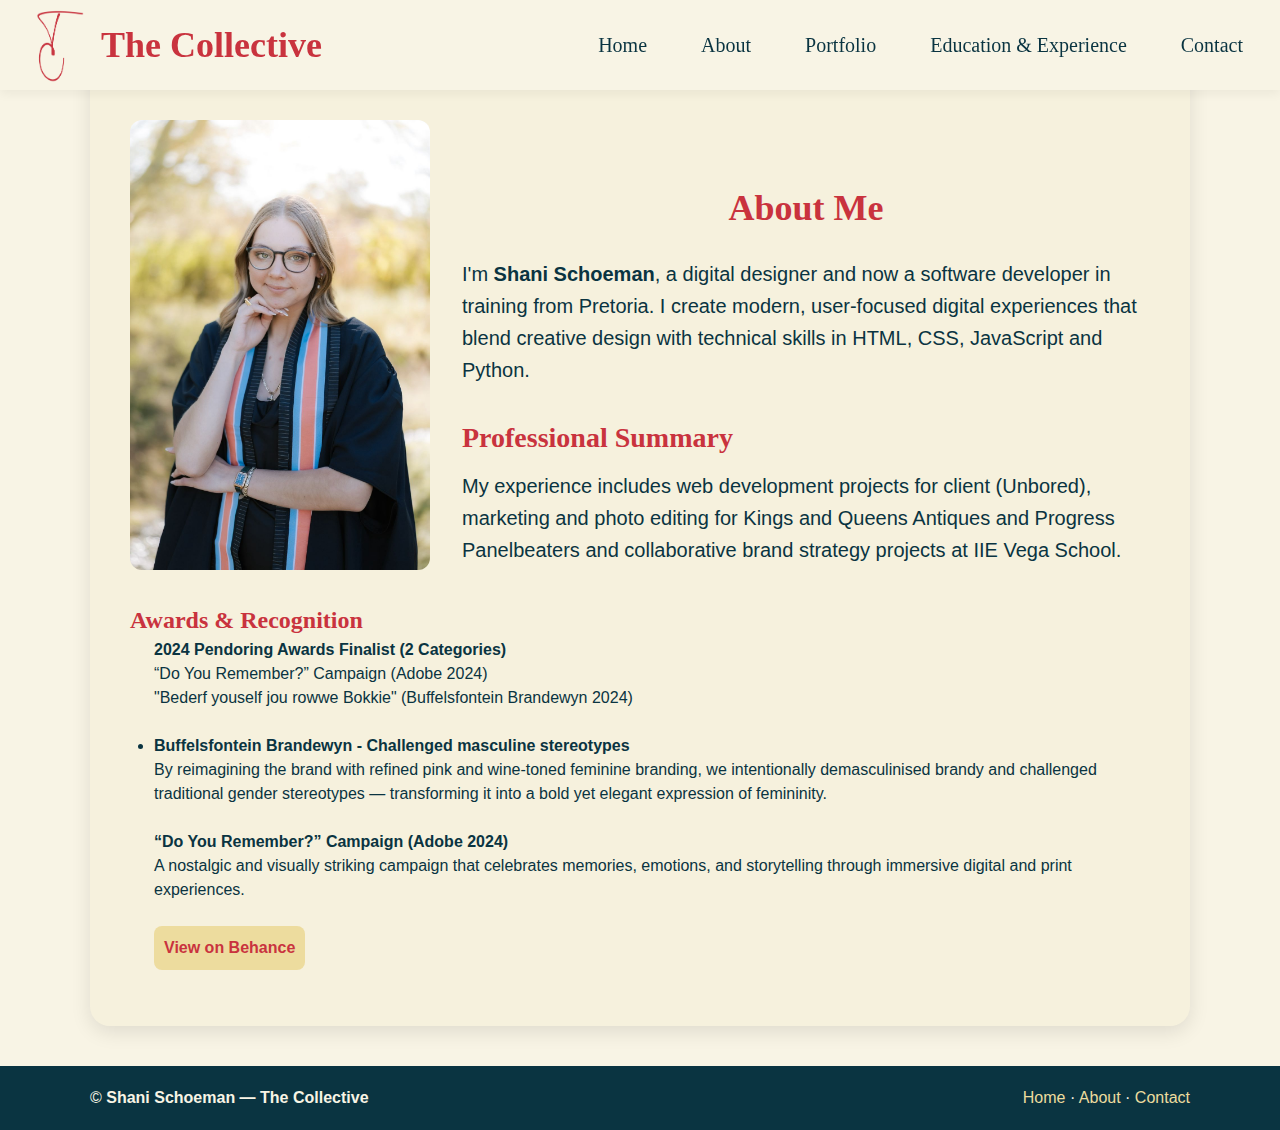
<file: about.html>
<!doctype html>
<html lang="en">
<head>
  <meta charset="utf-8" />
  <meta name="viewport" content="width=device-width,initial-scale=1" />
  <title>About — Shani Schoeman</title>
  <link rel="stylesheet" href="style.css">
  <link rel="icon" type="image/x-icon" href="Images/Asset 24.png">

</head>
<body>
  <header class="site-header">
    <div class="brand">
      <img class="site-logo" src="Images/Logo.png" alt="The Collective Logo">
      <div class="site-title">The Collective</div>
    </div>

    <nav class="navbar" aria-label="Main navigation">
      <ul>
        <li><a class="nav-link" href="index.html">Home</a></li>
        <li><a class="nav-link active" href="about.html">About</a></li>
        <li><a class="nav-link" href="portfolio.html">Portfolio</a></li>
        <li><a class="nav-link" href="education.html">Education & Experience</a></li>
        <li><a class="nav-link" href="contact.html">Contact</a></li>
      </ul>
    </nav>
  </header>

<main>
  <div class="about-container">
    <section class="about-hero">
      <div class="about-hero-top">
        <img src="Images/Shani.jpeg" alt="Portrait of Shani Schoeman" class="about-photo">
        <div class="about-text">
          <h1>About Me</h1>
          <p>
            I'm <strong>Shani Schoeman</strong>, a digital designer and now a software developer in training from Pretoria.
            I create modern, user-focused digital experiences that blend creative design with technical skills in HTML, CSS, JavaScript and Python.
          </p>

          <h3>Professional Summary</h3>
          <p>
            My experience includes web development projects for client (Unbored), 
            marketing and photo editing for Kings and Queens Antiques and Progress Panelbeaters
            and collaborative brand strategy projects at IIE Vega School.
          </p>
        </div>
      </div>

      <div class="about-hero-bottom">


        <div class="summary-section">

          <h2>Awards & Recognition</h2>
          <ul>
             <p><strong>2024 Pendoring Awards Finalist (2 Categories)</strong><br></p>
              <p>“Do You Remember?” Campaign (Adobe 2024)</p>
              <p>"Bederf youself jou rowwe Bokkie" (Buffelsfontein Brandewyn 2024)</p>
              <br>
            <li>
              <p><strong>Buffelsfontein Brandewyn - Challenged masculine stereotypes</strong> </p>
              <p>By reimagining the brand with refined pink and wine-toned feminine branding, we intentionally demasculinised brandy and challenged traditional gender stereotypes — transforming it into a bold yet elegant expression of femininity.</p>
            </li>
            <br>
<p><strong>“Do You Remember?” Campaign (Adobe 2024)</strong></p>

<p>
  A nostalgic and visually striking campaign that celebrates memories, emotions, and storytelling through immersive digital and print experiences.
</p>
<br>
<a href="https://www.behance.net/shanischoeman"
   target="_blank"
   class="card-link">
   View on Behance
</a>
</li>
          </ul>
        </div>
      </div>
    </section>
  </div>
</main>


<footer class="site-footer">
  <div class="footer-content">
    <div class="footer-left">
      <p>&copy; <strong>Shani Schoeman — The Collective</strong></p>
    </div>

    <div class="footer-right sitemap">
      <a href="index.html">Home</a> ·
      <a href="about.html">About</a> ·
      <a href="contact.html">Contact</a>
    </div>
  </div>
</footer>

</body>
</html>
</file>
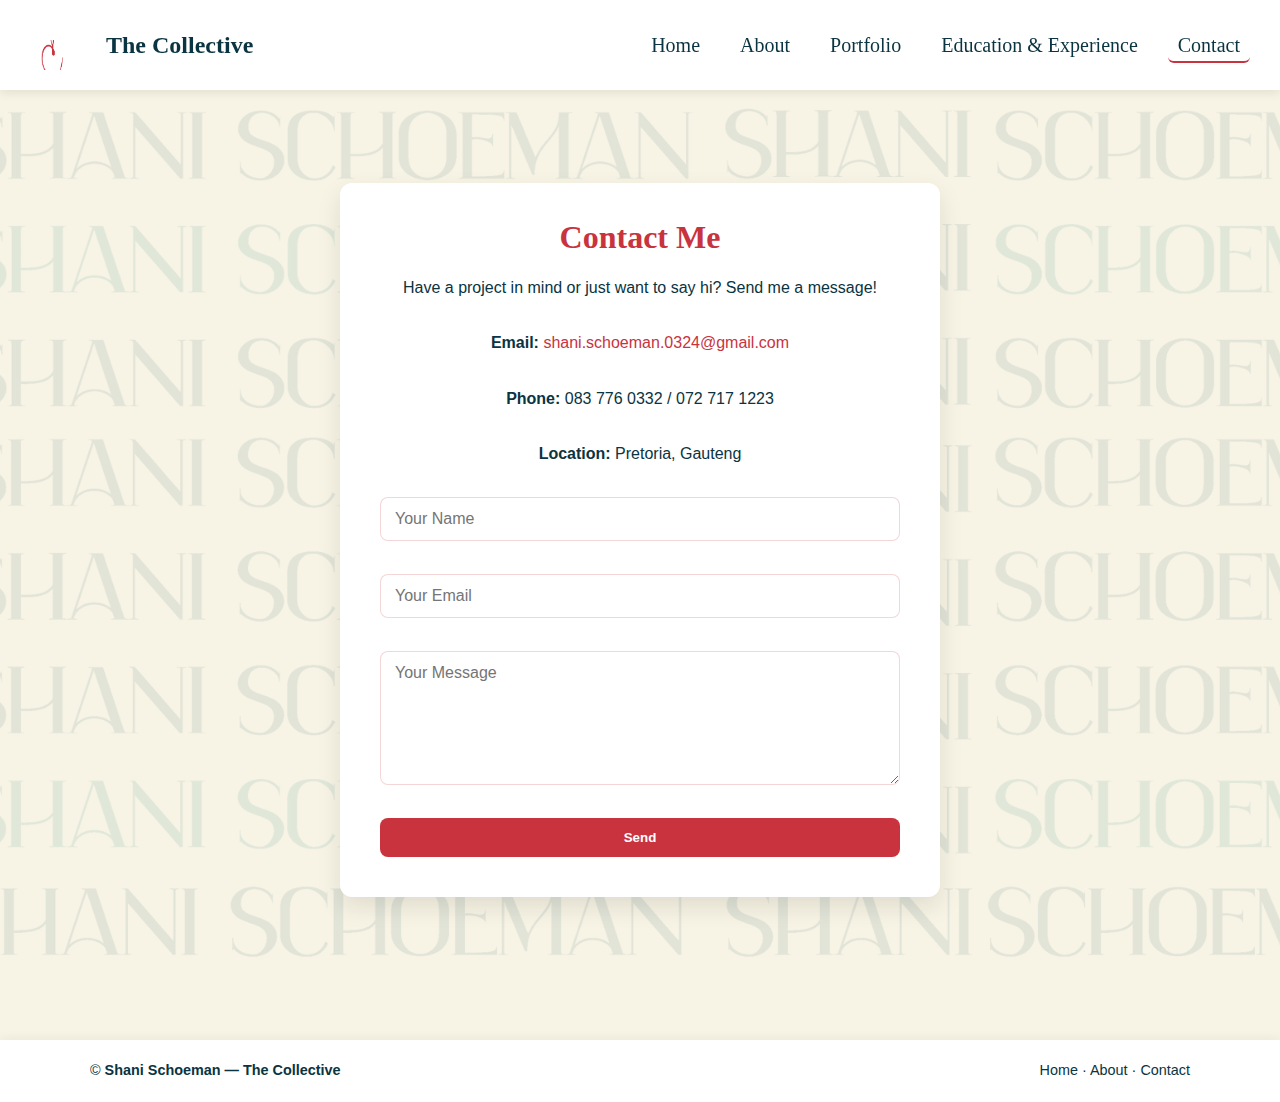
<file: contact.html>
<!doctype html>
<html lang="en">
<head>
  <meta charset="utf-8" />
  <meta name="viewport" content="width=device-width,initial-scale=1">
  <title>Contact — Shani Schoeman</title>
  <link rel="stylesheet" href="style.css">
  <link rel="icon" type="image/x-icon" href="Images/Asset 24.png">
  <style>
    /* --- General Page Styling --- */
    body {
      margin: 0;
      font-family: "Franklin Gothic Book", Arial, sans-serif;
      background-color: #F8F4E5;
      color: #0A3441;
    }
    a { color: #C9333E; text-decoration: none; }
    a:hover { text-decoration: underline; }

    /* --- Header --- */
    .site-header {
      display: flex;
      justify-content: space-between;
      align-items: center;
      padding: 15px 30px;
      background-color: #fff;
      box-shadow: 0 2px 10px rgba(0,0,0,0.1);
      position: sticky;
      top: 0;
      z-index: 100;
    }
    .site-logo { width: 50px; height: 50px; object-fit: cover; }
    .site-title { font-size: 1.5rem; font-weight: bold; margin-left: 10px; color: #0A3441; }

    .navbar ul {
      display: flex;
      list-style: none;
      margin: 0;
      padding: 0;
      gap: 20px;
    }
    .nav-link { padding: 5px 10px; }
    .nav-link.active { border-bottom: 2px solid #C9333E; }

    /* --- Main Section --- */
    .contact-new-design {
      display: flex;
      justify-content: center;
      align-items: center;
      min-height: 100vh;
      padding: 50px 20px;
      background: linear-gradient(rgba(248,244,229,0.9), rgba(248,244,229,0.9)), url('Images/Name.png');
      background-size: cover;
      background-position: center;
      position: relative;
    }

    .contact-form-wrapper {
      background: #fff;
      padding: 40px;
      max-width: 600px;
      width: 100%;
      border-radius: 12px;
      box-shadow: 0 10px 25px rgba(0,0,0,0.1);
      text-align: center;
    }

    .contact-form-wrapper h1 {
      margin-bottom: 15px;
      color: #C9333E;
      font-size: 2rem;
    }
    .contact-form-wrapper p {
      margin-bottom: 30px;
      color: #0A3441;
      font-size: 1rem;
    }

    .contact-info-center {
      margin-bottom: 30px;
      font-size: 0.95rem;
      line-height: 1.6;
    }

    /* --- Form --- */
    form {
      display: flex;
      flex-direction: column;
      gap: 15px;
    }

    input, textarea {
      padding: 12px 15px;
      border: 1px solid #ccc;
      border-radius: 8px;
      font-size: 1rem;
      width: 100%;
      transition: 0.3s;
    }

    input:focus, textarea:focus {
      outline: none;
      border-color: #C9333E;
      box-shadow: 0 0 5px rgba(201, 51, 62, 0.3);
    }

    .btn-submit {
      padding: 12px;
      background-color: #C9333E;
      color: #fff;
      font-weight: bold;
      border: none;
      border-radius: 8px;
      cursor: pointer;
      transition: 0.3s;
    }
    .btn-submit:hover {
      background-color: #A22A2E;
    }

    /* --- Footer --- */
    .site-footer {
      background-color: #fff;
      padding: 20px 30px;
      box-shadow: 0 -2px 10px rgba(0,0,0,0.05);
      margin-top: 50px;
    }
    .footer-content {
      display: flex;
      justify-content: space-between;
      flex-wrap: wrap;
      font-size: 0.9rem;
      color: #0A3441;
    }
    .footer-right a { color: #0A3441; }
    .footer-right a:hover { color: #C9333E; }

    /* --- Responsive --- */
    @media screen and (max-width: 768px) {
      .contact-form-wrapper { padding: 30px 20px; }
      .navbar ul { flex-direction: column; gap: 10px; }
    }
  </style>
</head>
<body>
  <header class="site-header">
    <div class="brand">
      <img class="site-logo" src="Images/Logo.png" alt="The Collective Logo">
      <div class="site-title">The Collective</div>
    </div>
    <nav class="navbar" aria-label="Main navigation">
      <ul>
        <li><a class="nav-link" href="index.html">Home</a></li>
        <li><a class="nav-link" href="about.html">About</a></li>
        <li><a class="nav-link" href="portfolio.html">Portfolio</a></li>
        <li><a class="nav-link" href="education.html">Education & Experience</a></li>
        <li><a class="nav-link active" href="contact.html">Contact</a></li>
      </ul>
    </nav>
  </header>

  <main class="contact-new-design">
    <div class="contact-form-wrapper">
      <h1>Contact Me</h1>
      <p>Have a project in mind or just want to say hi? Send me a message!</p>

      <div class="contact-info-center">
        <p><strong>Email:</strong> <a href="mailto:shani.schoeman.0324@gmail.com">shani.schoeman.0324@gmail.com</a></p>
        <p><strong>Phone:</strong> 083 776 0332 / 072 717 1223</p>
        <p><strong>Location:</strong> Pretoria, Gauteng</p>
      </div>

      <form id="contactForm" action="#" method="post" novalidate>
        <input type="text" name="name" placeholder="Your Name" required>
        <input type="email" name="email" placeholder="Your Email" required>
        <textarea name="message" rows="6" placeholder="Your Message" required></textarea>
        <button type="submit" class="btn-submit">Send</button>
      </form>
    </div>
  </main>

  <footer class="site-footer">
    <div class="footer-content">
      <div class="footer-left">
        <p>&copy; <strong>Shani Schoeman — The Collective</strong></p>
      </div>
      <div class="footer-right sitemap">
        <a href="index.html">Home</a> ·
        <a href="about.html">About</a> ·
        <a href="contact.html">Contact</a>
      </div>
    </div>
  </footer>
</body>
</html>
</file>
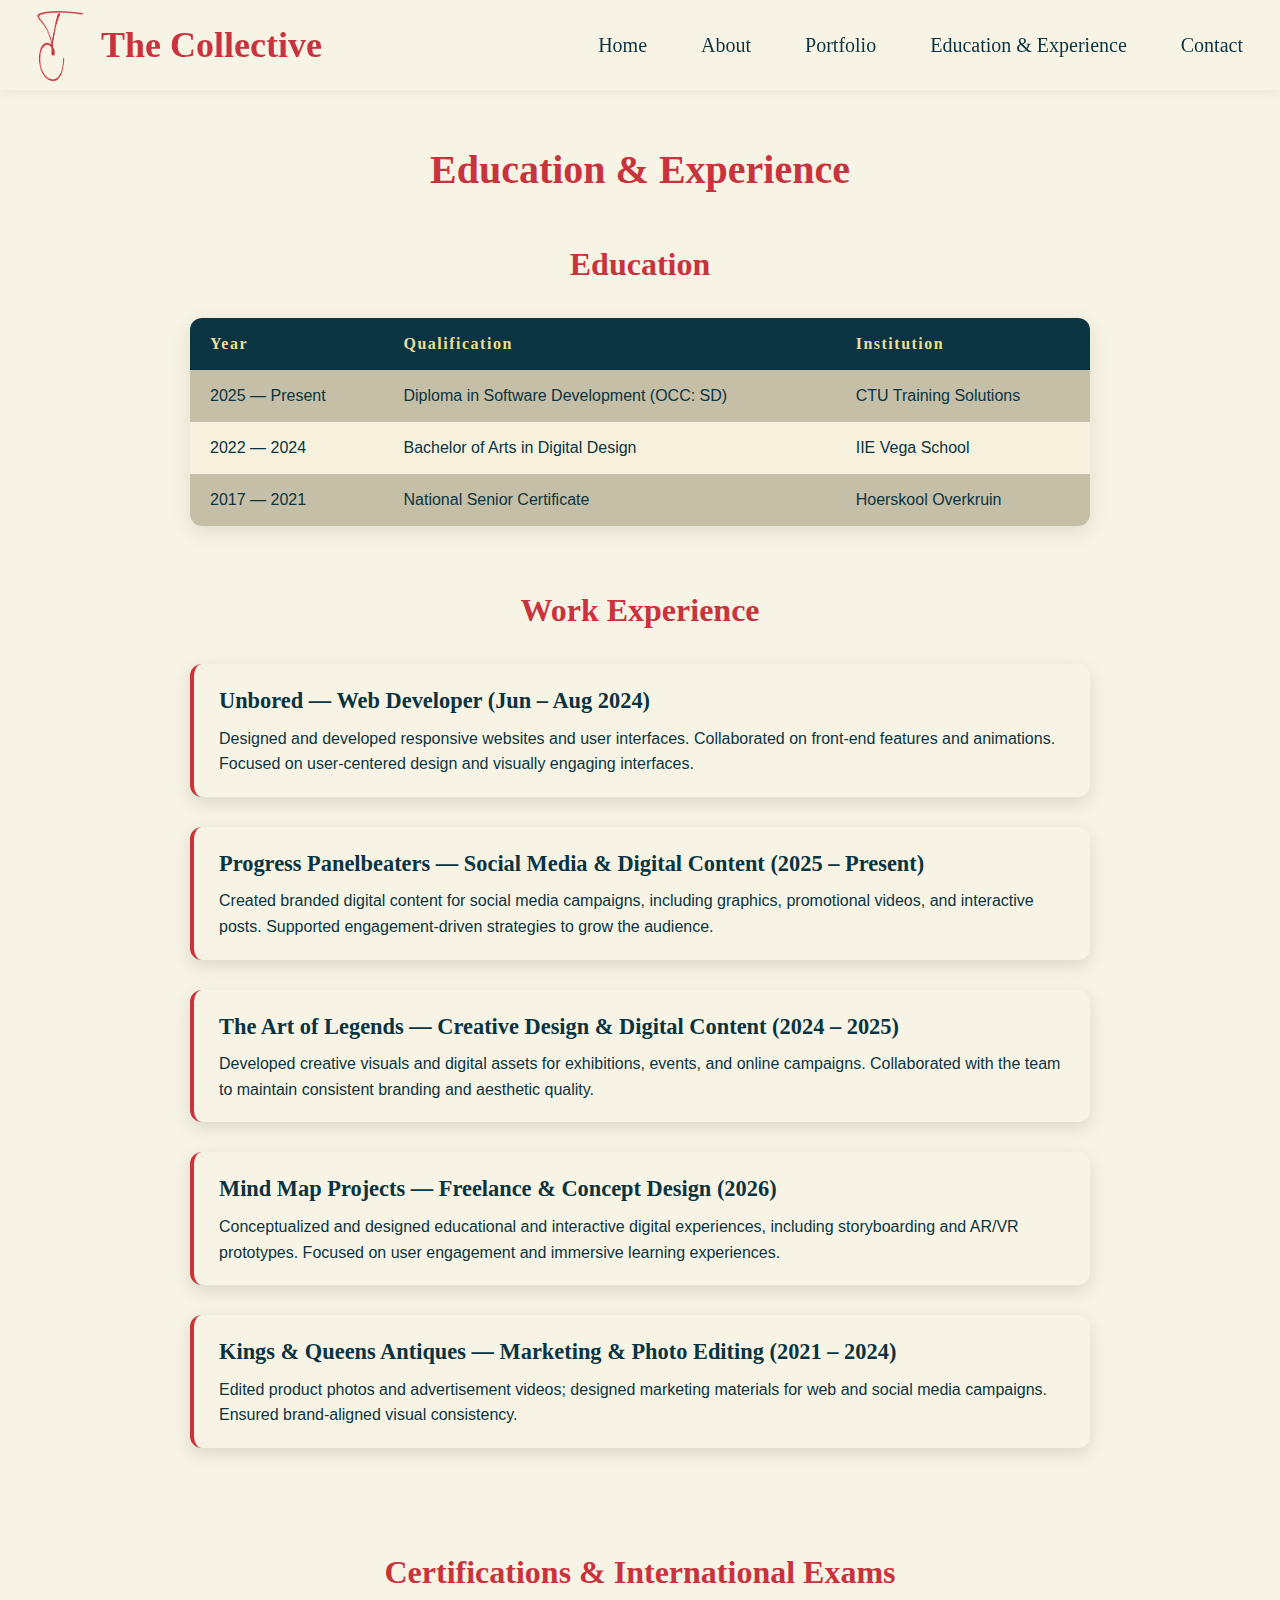
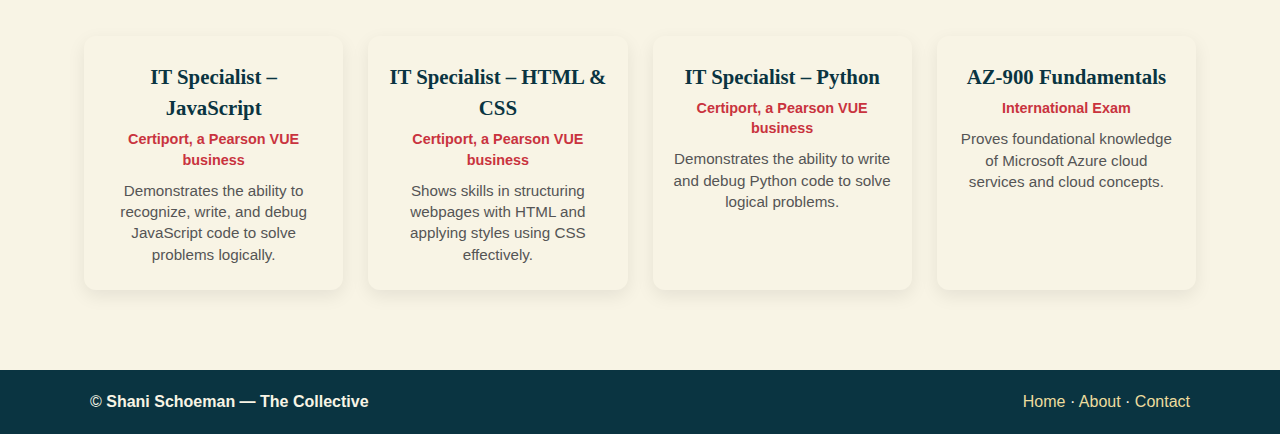
<file: education.html>
<!doctype html>
<html lang="en">
<head>
  <meta charset="utf-8" />
  <meta name="viewport" content="width=device-width,initial-scale=1" />
  <title>Education & Experience — Shani Schoeman</title>
  <link rel="stylesheet" href="style.css">
  <link rel="icon" type="image/x-icon" href="Images/Asset 24.png">

</head>
<body>
  <header class="site-header">
    <div class="brand">
      <img class="site-logo" src="Images/Logo.png" alt="The Collective Logo">
      <div class="site-title">The Collective</div>
    </div>

    <nav class="navbar" aria-label="Main navigation">
      <ul>
        <li><a class="nav-link" href="index.html">Home</a></li>
        <li><a class="nav-link" href="about.html">About</a></li>
        <li><a class="nav-link" href="portfolio.html">Portfolio</a></li>
        <li><a class="nav-link" href="education.html">Education & Experience</a></li>
        <li><a class="nav-link" href="contact.html">Contact</a></li>
      </ul>
    </nav>
  </header>

  <main class="container">
    <h1>Education & Experience</h1>
    <section class="education">
      <h2>Education</h2>
      <table class="education-table">
        <thead>
          <tr>
            <th>Year</th>
            <th>Qualification</th>
            <th>Institution</th>
          </tr>
        </thead>
        <tbody>
          <tr>
            <td>2025 — Present</td>
            <td>Diploma in Software Development (OCC: SD)</td>
            <td>CTU Training Solutions</td>
          </tr>
          <tr>
            <td>2022 — 2024</td>
            <td>Bachelor of Arts in Digital Design</td>
            <td>IIE Vega School</td>
          </tr>
          <tr>
            <td>2017 — 2021</td>
            <td>National Senior Certificate</td>
            <td>Hoerskool Overkruin</td>
          </tr>
        </tbody>
      </table>
    </section>

  <section class="experience">
  <h2>Work Experience</h2>
  <ul class="timeline">
    <!-- Unbored -->
    <li>
      <h3>Unbored — Web Developer (Jun – Aug 2024)</h3>
      <p>Designed and developed responsive websites and user interfaces. Collaborated on front-end features and animations. Focused on user-centered design and visually engaging interfaces.</p>
    </li>

    <!-- Progress Panelbeaters -->
    <li>
      <h3>Progress Panelbeaters — Social Media & Digital Content (2025 – Present)</h3>
      <p>Created branded digital content for social media campaigns, including graphics, promotional videos, and interactive posts. Supported engagement-driven strategies to grow the audience.</p>
    </li>

    <!-- The Art of Legends -->
    <li>
      <h3>The Art of Legends — Creative Design & Digital Content (2024 – 2025)</h3>
      <p>Developed creative visuals and digital assets for exhibitions, events, and online campaigns. Collaborated with the team to maintain consistent branding and aesthetic quality.</p>
    </li>

    <!-- Mind Map / Freelance projects -->
    <li>
      <h3>Mind Map Projects — Freelance & Concept Design (2026)</h3>
      <p>Conceptualized and designed educational and interactive digital experiences, including storyboarding and AR/VR prototypes. Focused on user engagement and immersive learning experiences.</p>
    </li>

        <!-- Kings & Queens Antiques -->
    <li>
      <h3>Kings &amp; Queens Antiques — Marketing & Photo Editing (2021 – 2024)</h3>
      <p>Edited product photos and advertisement videos; designed marketing materials for web and social media campaigns. Ensured brand-aligned visual consistency.</p>
    </li>

  </ul>
</section>
<section class="certifications">
  <h2>Certifications & International Exams</h2>
  <div class="certification-cards">
    <div class="cert-card">
      <h3>IT Specialist – JavaScript</h3>
      <p class="issuer">Certiport, a Pearson VUE business</p>
      <p>Demonstrates the ability to recognize, write, and debug JavaScript code to solve problems logically.</p>
    </div>
    <div class="cert-card">
      <h3>IT Specialist – HTML & CSS</h3>
      <p class="issuer">Certiport, a Pearson VUE business</p>
      <p>Shows skills in structuring webpages with HTML and applying styles using CSS effectively.</p>
    </div>
    <div class="cert-card">
      <h3>IT Specialist – Python</h3>
      <p class="issuer">Certiport, a Pearson VUE business</p>
      <p>Demonstrates the ability to write and debug Python code to solve logical problems.</p>
    </div>
    <div class="cert-card">
      <h3>AZ-900 Fundamentals</h3>
      <p class="issuer">International Exam</p>
      <p>Proves foundational knowledge of Microsoft Azure cloud services and cloud concepts.</p>
    </div>
  </div>
</section>
  </main>


<footer class="site-footer">
  <div class="footer-content">
    <div class="footer-left">
      <p>&copy; <strong>Shani Schoeman — The Collective</strong></p>
    </div>

    <div class="footer-right sitemap">
      <a href="index.html">Home</a> ·
      <a href="about.html">About</a> ·
      <a href="contact.html">Contact</a>
    </div>
  </div>
</footer>
</body>
</html>
</file>
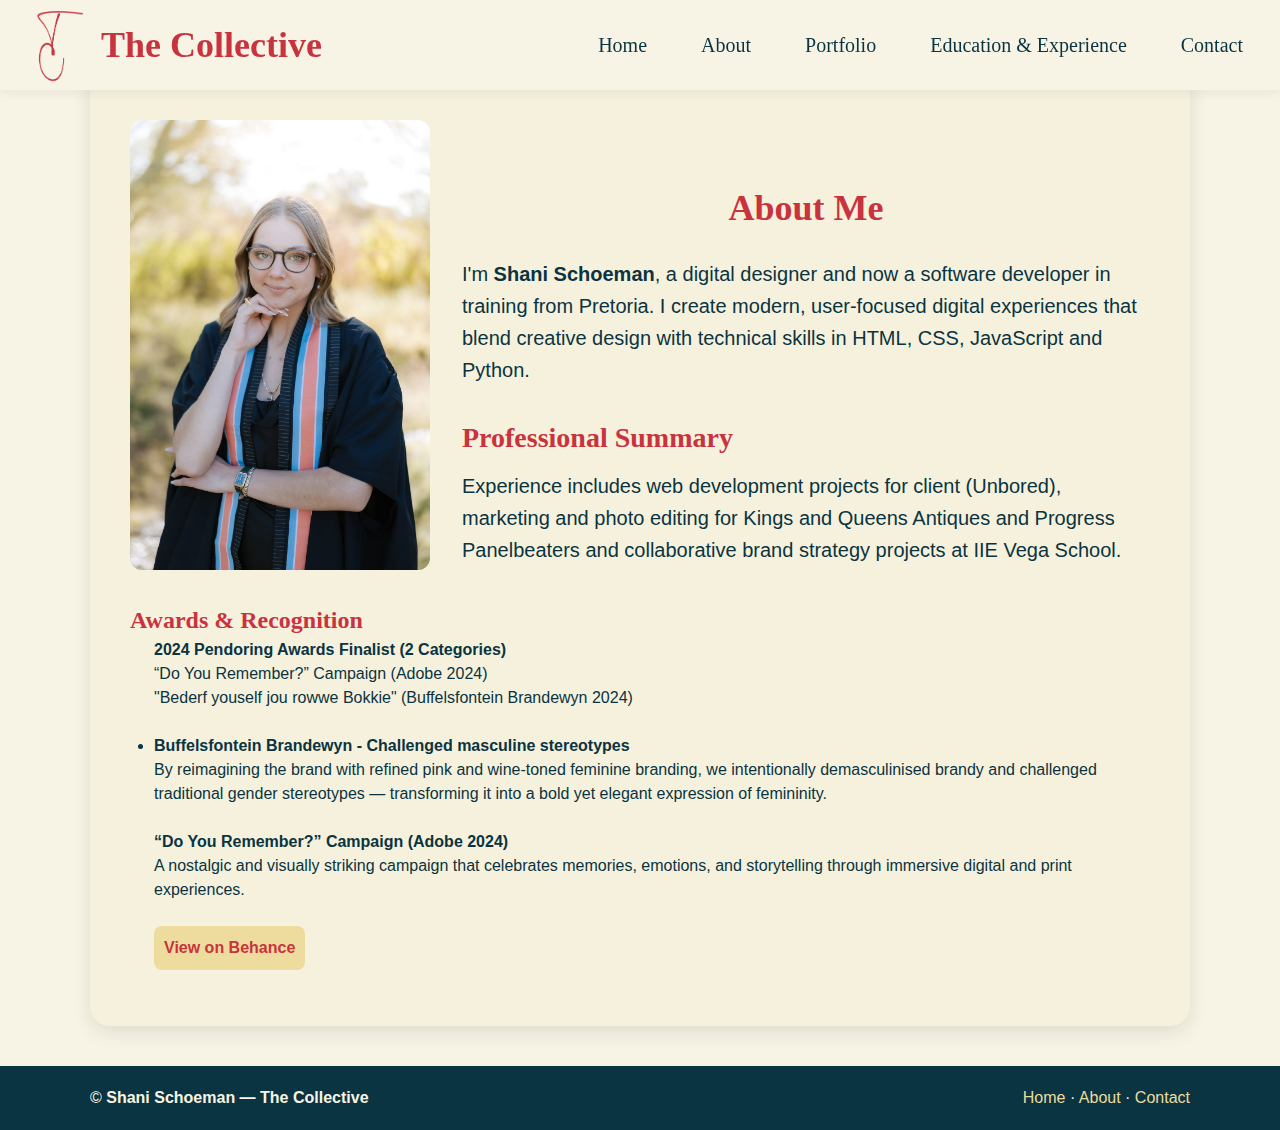
<file: Personal-Portfolio-main/about.html>
<!doctype html>
<html lang="en">
<head>
  <meta charset="utf-8" />
  <meta name="viewport" content="width=device-width,initial-scale=1" />
  <title>About — Shani Schoeman</title>
  <link rel="stylesheet" href="style.css">
  <link rel="icon" type="image/x-icon" href="Images/Asset 24.png">

</head>
<body>
  <header class="site-header">
    <div class="brand">
      <img class="site-logo" src="Images/Logo.png" alt="The Collective Logo">
      <div class="site-title">The Collective</div>
    </div>

    <nav class="navbar" aria-label="Main navigation">
      <ul>
        <li><a class="nav-link" href="index.html">Home</a></li>
        <li><a class="nav-link active" href="about.html">About</a></li>
        <li><a class="nav-link" href="portfolio.html">Portfolio</a></li>
        <li><a class="nav-link" href="education.html">Education & Experience</a></li>
        <li><a class="nav-link" href="contact.html">Contact</a></li>
      </ul>
    </nav>
  </header>

<main>
  <div class="about-container">
    <section class="about-hero">
      <div class="about-hero-top">
        <img src="Images/Shani.jpeg" alt="Portrait of Shani Schoeman" class="about-photo">
        <div class="about-text">
          <h1>About Me</h1>
          <p>
            I'm <strong>Shani Schoeman</strong>, a digital designer and now a software developer in training from Pretoria.
            I create modern, user-focused digital experiences that blend creative design with technical skills in HTML, CSS, JavaScript and Python.
          </p>

          <h3>Professional Summary</h3>
          <p>
            Experience includes web development projects for client (Unbored), 
            marketing and photo editing for Kings and Queens Antiques and Progress Panelbeaters
            and collaborative brand strategy projects at IIE Vega School.
          </p>
        </div>
      </div>

      <div class="about-hero-bottom">


        <div class="summary-section">

          <h2>Awards & Recognition</h2>
          <ul>
             <p><strong>2024 Pendoring Awards Finalist (2 Categories)</strong><br></p>
              <p>“Do You Remember?” Campaign (Adobe 2024)</p>
              <p>"Bederf youself jou rowwe Bokkie" (Buffelsfontein Brandewyn 2024)</p>
              <br>
            <li>
              <p><strong>Buffelsfontein Brandewyn - Challenged masculine stereotypes</strong> </p>
              <p>By reimagining the brand with refined pink and wine-toned feminine branding, we intentionally demasculinised brandy and challenged traditional gender stereotypes — transforming it into a bold yet elegant expression of femininity.</p>
            </li>
            <br>
<p><strong>“Do You Remember?” Campaign (Adobe 2024)</strong></p>

<p>
  A nostalgic and visually striking campaign that celebrates memories, emotions, and storytelling through immersive digital and print experiences.
</p>
<br>
<a href="https://www.behance.net/shanischoeman"
   target="_blank"
   class="card-link">
   View on Behance
</a>
</li>
          </ul>
        </div>
      </div>
    </section>
  </div>
</main>


<footer class="site-footer">
  <div class="footer-content">
    <div class="footer-left">
      <p>&copy; <strong>Shani Schoeman — The Collective</strong></p>
    </div>

    <div class="footer-right sitemap">
      <a href="index.html">Home</a> ·
      <a href="about.html">About</a> ·
      <a href="contact.html">Contact</a>
    </div>
  </div>
</footer>

</body>
</html>
</file>
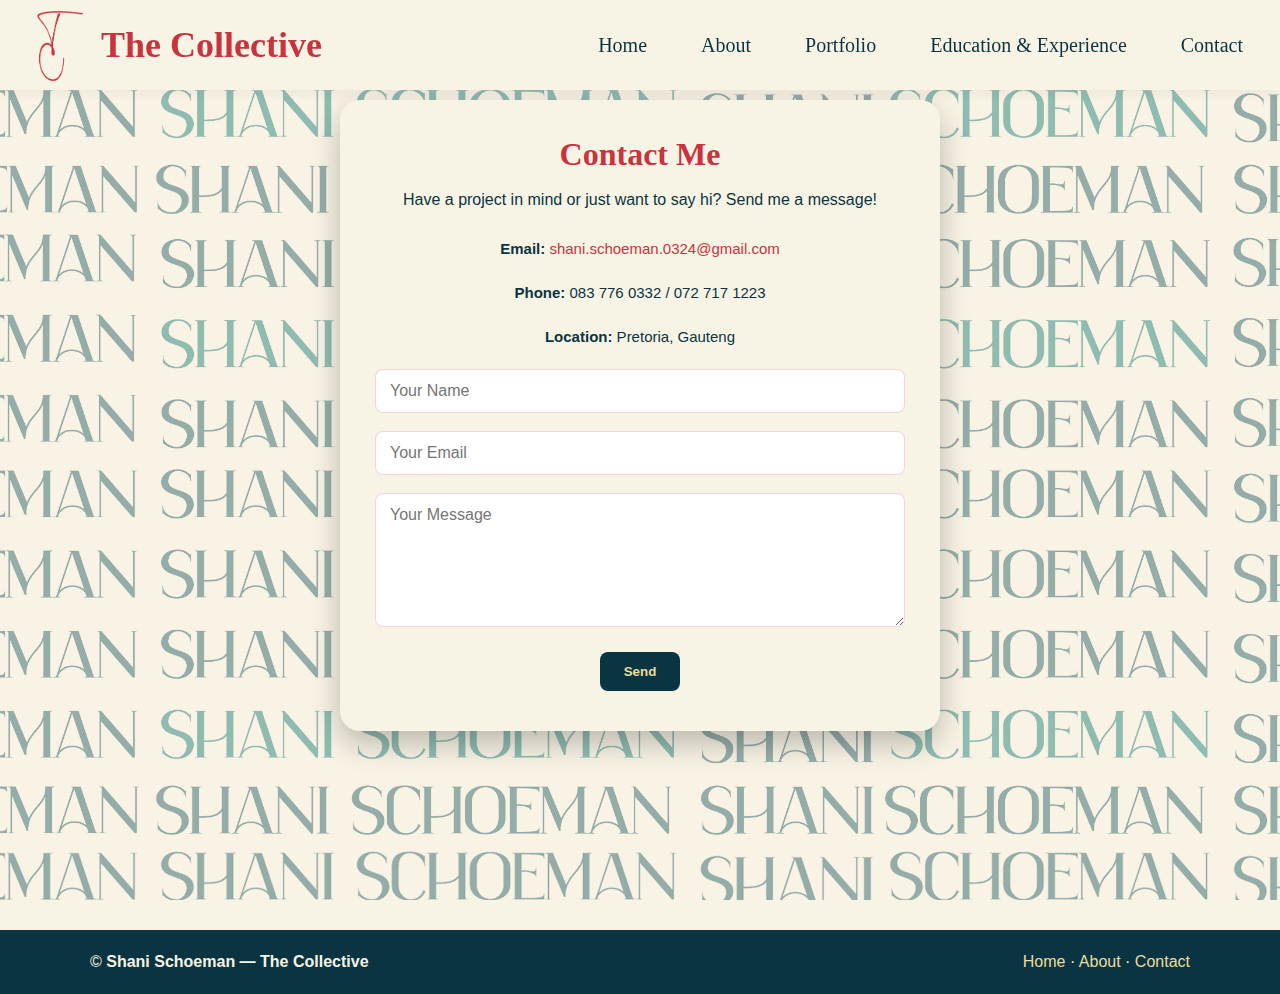
<file: Personal-Portfolio-main/contact.html>
<!doctype html>
<html lang="en">
<head>
  <meta charset="utf-8" />
  <meta name="viewport" content="width=device-width,initial-scale=1">
  <title>Contact — Shani Schoeman</title>
  <link rel="stylesheet" href="style.css">
  <link rel="icon" type="image/x-icon" href="Images/Asset 24.png">
</head>
<body>
  <header class="site-header">
    <div class="brand">
      <img class="site-logo" src="Images/Logo.png" alt="The Collective Logo">
      <div class="site-title">The Collective</div>
    </div>

    <nav class="navbar" aria-label="Main navigation">
      <ul>
        <li><a class="nav-link" href="index.html">Home</a></li>
        <li><a class="nav-link" href="about.html">About</a></li>
        <li><a class="nav-link" href="portfolio.html">Portfolio</a></li>
        <li><a class="nav-link" href="education.html">Education & Experience</a></li>
        <li><a class="nav-link active" href="contact.html">Contact</a></li>
      </ul>
    </nav>
  </header>

  <main class="contact-new-design">
    <!-- Background -->
    <div class="contact-bg"></div>
    <div class="overlay"></div>

    <!-- Form Wrapper -->
    <div class="contact-form-wrapper">

      <h1>Contact Me</h1>
      <p>Have a project in mind or just want to say hi? Send me a message!</p>

      <div class="contact-info-center">
        <p><strong>Email:</strong> <a href="mailto:shani.schoeman.0324@gmail.com">shani.schoeman.0324@gmail.com</a></p>
        <p><strong>Phone:</strong> 083 776 0332 / 072 717 1223</p>
        <p><strong>Location:</strong> Pretoria, Gauteng</p>
      </div>

      <form id="contactForm" action="#" method="post" novalidate>
        <input type="text" name="name" placeholder="Your Name" required>
        <input type="email" name="email" placeholder="Your Email" required>
        <textarea name="message" rows="6" placeholder="Your Message" required></textarea>
        <button type="submit" class="btn-submit">Send</button>
      </form>
    </div>
  </main>

  <footer class="site-footer">
    <div class="footer-content">
      <div class="footer-left">
        <p>&copy; <strong>Shani Schoeman — The Collective</strong></p>
      </div>

      <div class="footer-right sitemap">
        <a href="index.html">Home</a> ·
        <a href="about.html">About</a> ·
        <a href="contact.html">Contact</a>
      </div>
    </div>
  </footer>
</body>
</html>
</file>
<file: style.css>
* {
  box-sizing: border-box;
  margin: 0;
  padding: 0;
}

html, body {
  height: 100%;
}

body {
  background-color: #F8F4E5;
  font-family: "Franklin Gothic Book", Arial, Helvetica, sans-serif;
  color: #0A3441;
  line-height: 1.5;
  -webkit-font-smoothing: antialiased;
  -moz-osx-font-smoothing: grayscale;
  padding-bottom: 60px;
}

.brand-name, h1, h2, h3, h4 {
  font-family: "Enchant", "Georgia", serif;
  color: #C9333E;
}

.site-header {
  position: fixed;
  top: 0;
  left: 0;
  width: 100%;
  height: 90px;
  background-color: #F8F4E5;
  display: flex;
  justify-content: space-between;
  align-items: center;
  padding: 0 25px;
  box-shadow: 0 4px 10px rgba(0,0,0,0.05);
  z-index: 1000;
}

.brand {
  display: flex;
  align-items: center;
  gap: 16px;
}

.site-logo {
  width: 60px;
  height: auto;
  cursor: pointer;
  padding-top: 20px;
}

.site-title {
  font-family: "Enchant", "Georgia", serif;
  font-size: 36px;
  font-weight: bold;
  color: #C9333E;
}


/*NAVBAR*/
.navbar ul {
  list-style: none;
  display: flex;
  gap: 30px;
  margin: 0;
  padding: 0;
}

.navbar li {
  display: inline-block;
}

.nav-link {
  font-family: "Enchant", "Georgia", serif;
  font-size: 20px;
  color: #0A3441;
  text-decoration: none;
  padding: 8px 12px;
  border-radius: 6px;
  transition: all 0.25s ease;
}

.nav-link:hover,
.nav-link:focus {
  background-color: #C9333E;
  color: #EDDC9E;
  transform: translateY(-2px);
}

.hero {
  position: relative;
  width: 100%;
  min-height: 100vh;
  background-color: #F8F4E5;
  display: flex;
  justify-content: center;
  align-items: center;
  overflow: hidden;
  padding: 100px 30px 30px;
}

/* Add the background image with opacity using a pseudo-element */
.hero::before {
  content: "";
  position: absolute;
  top: 0;
  left: 0;
  width: 100%;
  height: 100%;
  background-image: url("Images/Name.png");
  background-repeat: repeat;
  background-size: contain;
  opacity: 0.5; /* adjust the opacity to your liking */
  z-index: 0; /* make sure it stays behind content */
}

/* Ensure your hero content stays on top */
.hero > * {
  position: relative;
  z-index: 1;
}

.hero-images {
  position: relative;
  width: 100%;
  max-width: 1200px;
}

.hero-bg {
  display: none; 
}

.hero-portrait {
  position: absolute;
  top: -230px;
  left: 0;
  width: 575px;
  border-radius: 8px;
  box-shadow: 8px 8px 20px rgba(0,0,0,0.5);
  background: #fff;
  z-index: 3;
}

.hero-rect {
  position: absolute;
  top: 110px;
  left: 750px;
  width: 575px;
  height: auto;
  z-index: 2;
  box-shadow: 6px 6px 12px rgba(0,0,0,0.5);
}

.intro-card {
  position: absolute;
  top: 170px;
  left: 800px;
  width: 575px;
  height: 440px;
  background: rgba(248, 244, 229, 0.95);
  border-radius: 8px;
  padding: 32px;
  box-shadow: 0 4px 12px rgba(0,0,0,0.5);
  z-index: 4;
}

.intro-card h1 {
  font-family: "Enchant", "Georgia", serif;
  font-size: 42px;
  color: #C9333E;
  padding-top: -70px;
  margin-bottom: -20px;
  margin-top: -20px;
}

.intro-card h2 {
  font-size: 20px;
  color: #0A3441;
  margin-bottom: 8px;
  font-family: Gamiano;
}

.intro-card p {
  font-size: 17px;
  color: #0A3441;
  margin-bottom: 6px;
  line-height: 1.6;
}

.cta {
  display: inline-block;
  background: #0A3441;
  color: #EDDC9E;
  text-decoration: none;
  padding: 10px 18px;
  margin-top: 10px;
  border-radius: 8px;
  transition: all 0.25s ease;
}

.cta:hover {
  background: #C9333E;
  transform: translateY(-3px);
}

.about-preview {
  display: grid;
  grid-template-columns: 1fr 1fr;
  gap: 50px;
  align-items: stretch;
  justify-content: center;
  max-width: 1100px;
  margin: 80px auto;
  padding: 40px 40px;
  background: #EDDC9E1A;
  border-radius: 20px;
  box-shadow: 0 6px 20px rgba(0, 0, 0, 0.1);
}

.about-left, .skills-preview {
  background: #F8F4E5;
  border-radius: 16px;
  padding: 30px 35px;
  box-shadow: 0 4px 14px rgba(0,0,0,0.08);
  transition: transform 0.3s ease, box-shadow 0.3s ease;
}

.about-left:hover, .skills-preview:hover {
  transform: translateY(-6px);
  box-shadow: 0 8px 24px rgba(0,0,0,0.15);
}

.about-preview h3 {
  font-family: "Enchant", "Georgia", serif;
  color: #C9333E;
  font-size: 32px;
  margin-bottom: 18px;
  border-bottom: 2px solid #C9333E33;
  display: inline-block;
  padding-bottom: 6px;
}

.about-left p {
  color: #0A3441;
  line-height: 1.7;
  font-size: 18px;
  margin-bottom: 18px;
}

.small-link {
  color: #C9333E;
  text-decoration: none;
  font-weight: 600;
  font-size: 17px;
  display: inline-block;
  transition: color 0.2s ease, transform 0.2s ease;
  background-color: #EDDC9E;
  padding: 10px;
  border-radius: 8px;
}

.small-link:hover {
  color: #0A3441;
  transform: translateX(4px);
}

.skills-preview ul {
  list-style: none;
  padding: 0;
  margin: 0;
}

.skills-preview li {
  background: #0A3441;
  color: #EDDC9E;
  padding: 10px 14px;
  border-radius: 8px;
  margin-bottom: 10px;
  font-size: 16px;
  box-shadow: 0 3px 6px rgba(0,0,0,0.1);
  transition: background 0.25s ease, transform 0.25s ease;
}

.skills-preview li:hover {
  background-color: #C9333E;
  color:#EDDC9E;
  transform: translateX(6px);
}

.portfolio-preview {
  max-width: 1100px;
  margin: 60px auto;
  padding: 0 20px;
  text-align: center;
}

.portfolio-preview h2 {
  font-size: 2.5rem;
  color: #C9333E;
  margin-bottom: 40px;
  font-weight: 700;
}

.card-row {
  display: flex;
  flex-wrap: wrap;
  gap: 30px;
  justify-content: center;
}

.card {
  background: #0A3441;
  color: #F8F4E5;
  border-radius: 20px;
  padding: 20px;
  width: 330px;
  box-shadow: 0 8px 18px rgba(0, 0, 0, 0.15);
  transition: transform 0.3s ease, box-shadow 0.3s ease;
  position: relative;
  overflow: hidden;
}

.card:hover {
  transform: translateY(-10px) scale(1.02);
  box-shadow: 0 16px 30px rgba(0, 0, 0, 0.25);
}

.card-img {
  width: 100%;
  border-radius: 12px;
  margin-bottom: 15px;
  transition: transform 0.3s ease;
}

.card h3 {
  color: #EDDC9E;
  font-size: 1.3rem;
  margin-bottom: 12px;
  transition: color 0.3s ease;
}

.card:hover h3 {
  color: #FFD166;
}

.card p {
  font-size: 15px;
  line-height: 1.6;
  margin-bottom: 15px;
  color: #F8F4E5;
}

.card-link {
  display: inline-block;
  font-weight: 600;
  text-decoration: none;
  color: #C9333E;
  transition: color 0.3s ease, transform 0.3s ease;
  background-color: #EDDC9E;
  padding: 10px;
  border-radius: 8px;
}

.card-link:hover {
background-color: #C9333E;
  color: #EDDC9E;
  transform: translateX(4px);
}

.contact-card {
  margin-top: 25px;
  padding: 25px;
  background: linear-gradient(135deg, #ffecd2, #fcb69f); /* soft, elegant gradient */
  border-radius: 15px;
  box-shadow: 0 10px 25px rgba(0,0,0,0.1);
  display: flex;
  flex-direction: column;
  gap: 20px;
}

/* Contact Info */
.contact-card {
  margin-top: 25px;
  padding: 25px;
  background: #fdf6f0;
  border-radius: 15px;
  box-shadow: 0 10px 25px rgba(0,0,0,0.08);
}

/* Contact Info */
.contact-card .contact-info p {
  display: flex;
  align-items: center;
  gap: 12px;
  font-size: 16px;
  margin-bottom: 6px;
}

.icon-img {
  width: 40px;
  height: 40px;
  object-fit: contain;
  margin-top: 10px;
}

.contact-card .contact-info a {
  color: #333;
  text-decoration: none;
  transition: color 0.3s ease;
}

.contact-card .contact-info a:hover {
   color: #C9333E;
}

/* Social Icons */
.social-links {
  margin-top: -10px;
  display: flex;
  gap: 18px;
  margin-left: 60px;
}

.social-links a {
  width: 60px;
  height: 60px;
  border-radius: 50%;
  display: flex;
  justify-content: center;
  align-items: center;
  background: rgb(255, 255, 255);
  box-shadow: 0 6px 15px rgba(0,0,0,0.3);
  transition: all 0.3s ease;
}

.social-links a:hover {
  transform: translateY(-4px);
  box-shadow: 0 10px 20px rgba(0,0,0,0.15);
}

.social-links img {
  width: 40px;
  height: 40px;
  object-fit: contain;
}

@media screen and (max-width: 1024px) {

  .hero {
    padding: 120px 20px 40px;
    min-height: auto;
  }

  .hero-portrait,
  .hero-rect,
  .intro-card {
    position: static;
    width: 100%;
    max-width: 500px;
    margin: 20px auto;
  }

  .hero-images {
    display: flex;
    flex-direction: column;
    align-items: center;
  }

  .about-preview {
    grid-template-columns: 1fr;
    gap: 30px;
    padding: 30px;
  }

  .card-row {
    justify-content: center;
  }
}

@media screen and (max-width: 768px) {

  .site-header {
    flex-direction: column;
    height: auto;
    padding: 15px;
  }

  .navbar ul {
    flex-direction: column;
    gap: 10px;
    align-items: center;
  }

  .hero {
    padding: 140px 20px 40px;
  }

  .intro-card {
    padding: 20px;
    height: auto;
  }

  .intro-card h1 {
    font-size: 32px;
  }

  .intro-card h2 {
    font-size: 18px;
  }

  .intro-card p {
    font-size: 15px;
  }

  .about-preview {
    margin: 50px 20px;
  }

  .card {
    width: 100%;
    max-width: 340px;
  }

  .social-links {
    margin-left: 0;
    justify-content: center;
  }
}

@media screen and (max-width: 480px) {

  .site-title {
    font-size: 24px;
  }

  .nav-link {
    font-size: 18px;
  }

  .intro-card h1 {
    font-size: 26px;
  }

  .about-preview h3 {
    font-size: 24px;
  }

  .card {
    padding: 15px;
  }
}









































/*======================================*/

/* ABOUT PAGE */
.about-container {
  max-width: 1100px;
  margin: 0 auto 40px; /* center horizontally, keep bottom margin */
  padding: 100px 40px 40px; /* add top padding to clear nav bar */
  background: #EDDC9E1A; /* soft cream background */
  border-radius: 20px;
  box-shadow: 0 6px 20px rgba(0,0,0,0.1);
}
/* ABOUT HERO: Image + Text */
.about-hero-top {
  display: flex;
  flex-wrap: wrap; /* allow stacking on smaller screens */
  align-items: flex-start;
  gap: 2rem; /* space between image and text */
  margin-bottom: 2rem;
}

.about-photo {
  width: 300px; /* desktop size */
  border-radius: 12px;
  object-fit: cover;
  margin-top: 20px; /* slightly lower */
  flex-shrink: 0; /* prevent shrinking */
}

.about-text {
  flex: 1;
  font-size: 20px;
  line-height: 1.6;
  min-width: 250px;
}

.about-text h1 {
  font-family: "Enchant", "Georgia", serif;
  font-size: 36px;
  color: #C9333E;
  margin-bottom: 20px;
}

.about-text h3 {
  font-family: "Enchant", "Georgia", serif;
  font-size: 28px;
  color: #C9333E;
  margin-top: 30px;
  margin-bottom: 10px;
}

/* Bottom section: Awards, Campaign, Freelance */
.about-hero-bottom {
  margin-top: 1.5rem;
}

.summary-section {
  margin-top: 1rem; /* less space above summary */
}

.summary-section h3, 
.summary-section h4 {
  margin-top: 1.5rem;
  margin-bottom: 0.5rem;
}

.summary-section ul {
  margin-left: 1.5rem;
  margin-bottom: 1rem;
  padding-left: 0;
}

/* RESPONSIVE: Stack image and text on smaller screens */
@media screen and (max-width: 768px) {
  .about-hero-top {
    flex-direction: column;
    align-items: center;
  }

  .about-photo {
    margin-top: 0;
    width: 80%; /* scale down for mobile */
  }

  .about-text {
    width: 100%;
    text-align: center;
    font-size: 18px;
  }
}
.project-link {
  color: #C9333E; /* or your burnt orange */
  text-decoration: none;
  font-weight: 500;
  transition: 0.3s ease;
}

.project-link:hover {
  text-decoration: underline;
  opacity: 0.8;
}
/*======================================*/






























/* PORTFOLIO PAGE*/
#portfolio-title {
  text-align: center;
  font-family: "Enchant", "Georgia", serif;
  color: #C9333E;
  font-size: 2.5rem;
  margin: 60px 0 40px;
}

.project {
  display: flex;
  flex-wrap: wrap;
  gap: 30px;
  max-width: 1100px;
  margin: 40px auto;
  padding: 0 20px;
  align-items: center;
  border-bottom: 1px solid #EDDC9E33;
  padding-bottom: 40px;
}

.project:last-child {
  border-bottom: none;
}

.project-media {
  flex: 1;
  min-width: 300px;
}

.project-img {
  width: 100%;
  border-radius: 16px;
  box-shadow: 0 6px 18px rgba(0,0,0,0.15);
}

.project-info {
  flex: 2;
  min-width: 300px;
}

.project-info h2 {
  font-family: "Enchant", "Georgia", serif;
  color: #0A3441;
  font-size: 1.8rem;
}

.project-info p {
  font-size: 16px;
  line-height: 1.6;
  margin-bottom: 10px;
  color: #0A3441;
}

.external-link {
  display: inline-block;
  background-color: #EDDC9E;
  color: #0A3441;
  padding: 8px 14px;
  border-radius: 8px;
  text-decoration: none;
  font-weight: 600;
  transition: all 0.3s ease;
}

.external-link:hover {
  background-color: #C9333E;
  color: #EDDC9E;
  transform: translateY(-2px);
}

.more-projects {
  max-width: 1100px;
  margin: 60px auto 80px;
  padding: 0 20px;
  text-align: center;
}

.card-row {
  display: flex;
  flex-wrap: wrap;
  gap: 24px;
  justify-content: center;
  margin-top: 20px;
}

.card.small {
  background: #0A3441;
  color: #F8F4E5;
  border-radius: 16px;
  padding: 18px;
  width: 300px;
  box-shadow: 0 8px 18px rgba(0,0,0,0.12);
  transition: transform 0.3s ease, box-shadow 0.3s ease;
}

.card.small:hover {
  transform: translateY(-6px);
  box-shadow: 0 14px 26px rgba(0,0,0,0.2);
}

.card.small h4 {
  color: #EDDC9E;
  margin-bottom: 8px;
}

.card.small p {
  font-size: 15px;
  line-height: 1.5;
}


@media (max-width: 1000px) {
  .project {
    flex-direction: column;
    text-align: center;
  }

  .project-media, .project-info {
    width: 90%;
    margin: 0 auto;
  }

  .card-row {
    flex-direction: column;
    align-items: center;
  }

  .card.small {
    width: 90%;
  }
}

@media (max-width: 520px) {
  .external-link {
    padding: 6px 12px;
    font-size: 14px;
  }
}
.container {
  padding-top: 60px; /* adjust if needed */
}

.project-type {
  display: inline-block;
  margin: 6px 0 15px 0;
  padding: 4px 12px;
  font-size: 13px;
  letter-spacing: 1px;
  text-transform: uppercase;
  background-color: #f2e7dc;
  color: #a8642f;
  border-radius: 20px;
  font-weight: 600;
}

.project-buttons {
  margin-top: 15px;
}


.project-buttons .btn {
  display: inline-block;
  padding: 0.3rem 1.2rem;
  background-color: #C9333E;
  color: #EDDC9E;
  text-decoration: none;
  border-radius: 5px;
  font-weight: 400;
  transition: 0.3s;
}
.project-buttons .btn:hover {
    background: #0A3441;
}

/* MODAL STYLING */
.gallery-modal {
  display: none;
  position: fixed;
  top: 0; left: 0;
  width: 100%; height: 100%;
  background: rgba(0,0,0,0.9);
  justify-content: center;
  align-items: center;
  z-index: 1000;
}

.gallery-modal img {
  max-width: 90%;
  max-height: 80%;
  border-radius: 5px;
}

.gallery-modal .close {
  position: absolute;
  top: 20px; right: 30px;
  color: #fff;
  font-size: 40px;
  cursor: pointer;
}

.gallery-modal .nav {
  position: absolute;
  top: 50%;
  width: 100%;
  display: flex;
  justify-content: space-between;
  transform: translateY(-50%);
  color: #fff;
  font-size: 50px;
  cursor: pointer;
  padding: 0 50px;
}

/* RESPONSIVE */
@media (max-width: 768px) {
  .project { flex-direction: column; }
  .gallery-modal .nav { font-size: 35px; padding: 0 20px; }
}





































/*EDUCATION PAGE*/
h1 {
  text-align: center;
  font-family: "Enchant", "Georgia", serif;
  color: #C9333E;
  font-size: 2.5rem;
  margin: 80px 0 40px;
}

.education h2,
.experience h2 {
  font-family: "Enchant", "Georgia", serif;
  color: #C9333E;
  font-size: 2rem;
  margin-bottom: 30px; /* slightly more spacing for breathing room */
  text-align: center;
}

/* Education Table Styling */
.education-table {
  width: 90%;
  max-width: 900px;
  margin: 0 auto 60px;
  border-collapse: collapse;
  border-radius: 12px;
  overflow: hidden;
  box-shadow: 0 6px 20px rgba(0,0,0,0.1);
  background-color: #F8F4E5; /* subtle card background */
}

.education-table th,
.education-table td {
  padding: 14px 20px;
  text-align: left;
}

.education-table thead {
  background-color: #0A3441;
  color: #EDDC9E;
  font-family: "Enchant", "Georgia", serif;
  font-size: 1rem;
  letter-spacing: 1.5px;
}

.education-table tbody tr {
  background-color: #c6bfa7;
}

.education-table tbody tr:nth-child(even) {
  background-color: #EDDC9E1A;
}

.education-table tbody td {
  color: #0A3441;
  font-size: 16px;
}

/* Timeline Styling */
.timeline {
  max-width: 900px;
  margin: 0 auto 80px;
  list-style: none;
  padding-left: 0;
}

.timeline li {
  margin-bottom: 30px;
  padding: 20px 25px;
  background-color: #F8F4E5; /* soft card color */
  border-left: 4px solid #C9333E;
  border-radius: 12px;
  box-shadow: 0 6px 18px rgba(0,0,0,0.12);
  transition: transform 0.3s ease, box-shadow 0.3s ease;
}

.timeline li:hover {
  transform: translateY(-3px);
  box-shadow: 0 8px 24px rgba(0,0,0,0.15);
}

.timeline h3 {
  margin-bottom: 8px;
  color: #0A3441;
  font-size: 1.4rem;
}

.timeline p {
  font-size: 16px;
  line-height: 1.6;
  color: #0A3441;
}

.certifications {
  width: 90%;
  max-width: 900px;
  margin: 60px auto;
  padding: 20px;
}

.certifications h2 {
  font-family: "Enchant", "Georgia", serif;
  color: #C9333E;
  font-size: 2rem;
  text-align: center;
  margin-bottom: 40px;
}

.certifications {
  width: 90%;
  max-width: 1200px;
  margin: 60px auto;
  text-align: center;
  padding: 20px;
}

.certifications h2 {
  font-family: "Enchant", "Georgia", serif;
  color: #C9333E;
  font-size: 2rem;
  margin-bottom: 40px;
}

.certification-cards {
  display: grid;
  grid-template-columns: repeat(auto-fit, minmax(250px, 1fr));
  gap: 25px;
}

.cert-card {
  background-color: #F8F4E5;
  padding: 25px 20px;
  border-radius: 12px;
  box-shadow: 0 6px 18px rgba(0, 0, 0, 0.08);
  transition: transform 0.3s ease, box-shadow 0.3s ease;
}

.cert-card:hover {
  transform: translateY(-8px);
  box-shadow: 0 12px 25px rgba(0, 0, 0, 0.15);
}

.cert-card h3 {
  font-family: "Enchant", "Georgia", serif;
  font-size: 1.3rem;
  color: #0A3441;
  margin-bottom: 6px;
}

.cert-card .issuer {
  font-size: 0.9rem;
  font-weight: bold;
  color: #C9333E;
  margin-bottom: 10px;
}

.cert-card p {
  font-family: "Arial", sans-serif;
  font-size: 0.95rem;
  color: #555;
  line-height: 1.4;
}



































/*======================================*/


/* CONTACT PAGE STYLING */
.contact-new-design {
  position: relative;
  text-align: center;
  padding: 100px 20px 80px;
  min-height: 100vh;
  overflow: hidden;
}

/* Background Image */
.contact-bg {
  position: absolute;
  top: 50px;
  left: 0;
  width: 100%;
  height: 100%;
  background-size: 120%;
  background-image: url("Images/Name_1.png"); 
  background-repeat: no-repeat;
  background-position: center;
    opacity: 0.5;
  z-index: 1;
}

/* Overlay */
.overlay {
  position: absolute;
  top: 50px;
  left: 0;
  width: 100%;
  height: 100%;
  background: rgba(248,244,229,0.15);
  z-index: 2;
}

/* Form Wrapper */
.contact-form-wrapper {
  position: relative;
  z-index: 3;
  max-width: 600px;
  margin: 0 auto;
  background: #F8F4E5;
  padding: 40px 35px;
  border-radius: 20px;
  box-shadow: 0 12px 30px rgba(0,0,0,0.25);
}

.contact-form-wrapper h1 {
  margin-top: -10px;
  margin-bottom: 10px;
  font-size: 2rem;
  color: #C9333E;
}

.contact-form-wrapper p {
  margin-bottom: 20px;
}

/* Form Inputs */
#contactForm input,
#contactForm textarea {
  width: 100%;
  padding: 12px 14px;
  margin-bottom: 18px;
  border: 1px solid #C9333E33;
  border-radius: 8px;
  font-size: 16px;
  font-family: inherit;
  box-sizing: border-box;
}

#contactForm input:focus,
#contactForm textarea:focus {
  border-color: #C9333E;
  outline: none;
  box-shadow: 0 0 6px #C9333E33;
}

/* Submit Button */
.btn-submit {
  display: inline-block;
  background-color: #0A3441;
  color: #EDDC9E;
  font-weight: 600;
  padding: 12px 24px;
  border-radius: 8px;
  border: none;
  cursor: pointer;
  transition: all 0.3s ease;
}

.btn-submit:hover {
  background-color: #C9333E;
  transform: translateY(-2px);
}

/* Contact Info */
.contact-info-center {
  margin-top: 25px;
  font-size: 15px;
  line-height: 1.6;
}

.contact-info-center a {
  color: #C9333E;
  text-decoration: none;
}

.contact-info-center a:hover {
  text-decoration: underline;
}

/* RESPONSIVE */
@media (max-width: 700px) {
  .contact-form-wrapper {
    width: 90%;
    padding: 30px 20px;
  }
  .contact-new-design {
    padding: 80px 15px 50px;
  }
}

/* FOOTER */
.site-footer {
  background: #0A3441;
  color: #F8F4E5;
  padding: 20px;
  margin-top: 30px;
}

.footer-content {
  display: flex;
  justify-content: space-between;
  align-items: center;
  max-width: 1100px;
  margin: 0 auto;
}

.footer-content a {
  color: #EDDC9E;
  text-decoration: none;
}

.footer-content a:hover {
  text-decoration: underline;
}
</file>
<file: Personal-Portfolio-main/style.css>
* {
  box-sizing: border-box;
  margin: 0;
  padding: 0;
}

html, body {
  height: 100%;
}

body {
  background-color: #F8F4E5;
  font-family: "Franklin Gothic Book", Arial, Helvetica, sans-serif;
  color: #0A3441;
  line-height: 1.5;
  -webkit-font-smoothing: antialiased;
  -moz-osx-font-smoothing: grayscale;
  padding-bottom: 60px;
}

.brand-name, h1, h2, h3, h4 {
  font-family: "Enchant", "Georgia", serif;
  color: #C9333E;
}

.site-header {
  position: fixed;
  top: 0;
  left: 0;
  width: 100%;
  height: 90px;
  background-color: #F8F4E5;
  display: flex;
  justify-content: space-between;
  align-items: center;
  padding: 0 25px;
  box-shadow: 0 4px 10px rgba(0,0,0,0.05);
  z-index: 1000;
}

.brand {
  display: flex;
  align-items: center;
  gap: 16px;
}

.site-logo {
  width: 60px;
  height: auto;
  cursor: pointer;
  padding-top: 20px;
}

.site-title {
  font-family: "Enchant", "Georgia", serif;
  font-size: 36px;
  font-weight: bold;
  color: #C9333E;
}


/*NAVBAR*/
.navbar ul {
  list-style: none;
  display: flex;
  gap: 30px;
  margin: 0;
  padding: 0;
}

.navbar li {
  display: inline-block;
}

.nav-link {
  font-family: "Enchant", "Georgia", serif;
  font-size: 20px;
  color: #0A3441;
  text-decoration: none;
  padding: 8px 12px;
  border-radius: 6px;
  transition: all 0.25s ease;
}

.nav-link:hover,
.nav-link:focus {
  background-color: #C9333E;
  color: #EDDC9E;
  transform: translateY(-2px);
}

.hero {
  position: relative;
  width: 100%;
  min-height: 100vh;
  background-color: #F8F4E5;
  display: flex;
  justify-content: center;
  align-items: center;
  overflow: hidden;
  padding: 100px 30px 30px;
}

/* Add the background image with opacity using a pseudo-element */
.hero::before {
  content: "";
  position: absolute;
  top: 0;
  left: 0;
  width: 100%;
  height: 100%;
  background-image: url("Images/Name.png");
  background-repeat: repeat;
  background-size: contain;
  opacity: 0.5; /* adjust the opacity to your liking */
  z-index: 0; /* make sure it stays behind content */
}

/* Ensure your hero content stays on top */
.hero > * {
  position: relative;
  z-index: 1;
}

.hero-images {
  position: relative;
  width: 100%;
  max-width: 1200px;
}

.hero-bg {
  display: none; 
}

.hero-portrait {
  position: absolute;
  top: -230px;
  left: 0;
  width: 575px;
  border-radius: 8px;
  box-shadow: 8px 8px 20px rgba(0,0,0,0.5);
  background: #fff;
  z-index: 3;
}

.hero-rect {
  position: absolute;
  top: 110px;
  left: 750px;
  width: 575px;
  height: auto;
  z-index: 2;
  box-shadow: 6px 6px 12px rgba(0,0,0,0.5);
}

.intro-card {
  position: absolute;
  top: 170px;
  left: 800px;
  width: 575px;
  height: 440px;
  background: rgba(248, 244, 229, 0.95);
  border-radius: 8px;
  padding: 32px;
  box-shadow: 0 4px 12px rgba(0,0,0,0.5);
  z-index: 4;
}

.intro-card h1 {
  font-family: "Enchant", "Georgia", serif;
  font-size: 42px;
  color: #C9333E;
  padding-top: -70px;
  margin-bottom: -20px;
  margin-top: -20px;
}

.intro-card h2 {
  font-size: 20px;
  color: #0A3441;
  margin-bottom: 8px;
  font-family: Gamiano;
}

.intro-card p {
  font-size: 17px;
  color: #0A3441;
  margin-bottom: 6px;
  line-height: 1.6;
}

.cta {
  display: inline-block;
  background: #0A3441;
  color: #EDDC9E;
  text-decoration: none;
  padding: 10px 18px;
  margin-top: 10px;
  border-radius: 8px;
  transition: all 0.25s ease;
}

.cta:hover {
  background: #C9333E;
  transform: translateY(-3px);
}

.about-preview {
  display: grid;
  grid-template-columns: 1fr 1fr;
  gap: 50px;
  align-items: stretch;
  justify-content: center;
  max-width: 1100px;
  margin: 80px auto;
  padding: 40px 40px;
  background: #EDDC9E1A;
  border-radius: 20px;
  box-shadow: 0 6px 20px rgba(0, 0, 0, 0.1);
}

.about-left, .skills-preview {
  background: #F8F4E5;
  border-radius: 16px;
  padding: 30px 35px;
  box-shadow: 0 4px 14px rgba(0,0,0,0.08);
  transition: transform 0.3s ease, box-shadow 0.3s ease;
}

.about-left:hover, .skills-preview:hover {
  transform: translateY(-6px);
  box-shadow: 0 8px 24px rgba(0,0,0,0.15);
}

.about-preview h3 {
  font-family: "Enchant", "Georgia", serif;
  color: #C9333E;
  font-size: 32px;
  margin-bottom: 18px;
  border-bottom: 2px solid #C9333E33;
  display: inline-block;
  padding-bottom: 6px;
}

.about-left p {
  color: #0A3441;
  line-height: 1.7;
  font-size: 18px;
  margin-bottom: 18px;
}

.small-link {
  color: #C9333E;
  text-decoration: none;
  font-weight: 600;
  font-size: 17px;
  display: inline-block;
  transition: color 0.2s ease, transform 0.2s ease;
  background-color: #EDDC9E;
  padding: 10px;
  border-radius: 8px;
}

.small-link:hover {
  color: #0A3441;
  transform: translateX(4px);
}

.skills-preview ul {
  list-style: none;
  padding: 0;
  margin: 0;
}

.skills-preview li {
  background: #0A3441;
  color: #EDDC9E;
  padding: 10px 14px;
  border-radius: 8px;
  margin-bottom: 10px;
  font-size: 16px;
  box-shadow: 0 3px 6px rgba(0,0,0,0.1);
  transition: background 0.25s ease, transform 0.25s ease;
}

.skills-preview li:hover {
  background-color: #C9333E;
  color:#EDDC9E;
  transform: translateX(6px);
}

.portfolio-preview {
  max-width: 1100px;
  margin: 60px auto;
  padding: 0 20px;
  text-align: center;
}

.portfolio-preview h2 {
  font-size: 2.5rem;
  color: #C9333E;
  margin-bottom: 40px;
  font-weight: 700;
}

.card-row {
  display: flex;
  flex-wrap: wrap;
  gap: 30px;
  justify-content: center;
}

.card {
  background: #0A3441;
  color: #F8F4E5;
  border-radius: 20px;
  padding: 20px;
  width: 330px;
  box-shadow: 0 8px 18px rgba(0, 0, 0, 0.15);
  transition: transform 0.3s ease, box-shadow 0.3s ease;
  position: relative;
  overflow: hidden;
}

.card:hover {
  transform: translateY(-10px) scale(1.02);
  box-shadow: 0 16px 30px rgba(0, 0, 0, 0.25);
}

.card-img {
  width: 100%;
  border-radius: 12px;
  margin-bottom: 15px;
  transition: transform 0.3s ease;
}

.card h3 {
  color: #EDDC9E;
  font-size: 1.3rem;
  margin-bottom: 12px;
  transition: color 0.3s ease;
}

.card:hover h3 {
  color: #FFD166;
}

.card p {
  font-size: 15px;
  line-height: 1.6;
  margin-bottom: 15px;
  color: #F8F4E5;
}

.card-link {
  display: inline-block;
  font-weight: 600;
  text-decoration: none;
  color: #C9333E;
  transition: color 0.3s ease, transform 0.3s ease;
  background-color: #EDDC9E;
  padding: 10px;
  border-radius: 8px;
}

.card-link:hover {
background-color: #C9333E;
  color: #EDDC9E;
  transform: translateX(4px);
}

.contact-card {
  margin-top: 25px;
  padding: 25px;
  background: linear-gradient(135deg, #ffecd2, #fcb69f); /* soft, elegant gradient */
  border-radius: 15px;
  box-shadow: 0 10px 25px rgba(0,0,0,0.1);
  display: flex;
  flex-direction: column;
  gap: 20px;
}

/* Contact Info */
.contact-card {
  margin-top: 25px;
  padding: 25px;
  background: #fdf6f0;
  border-radius: 15px;
  box-shadow: 0 10px 25px rgba(0,0,0,0.08);
}

/* Contact Info */
.contact-card .contact-info p {
  display: flex;
  align-items: center;
  gap: 12px;
  font-size: 16px;
  margin-bottom: 6px;
}

.icon-img {
  width: 40px;
  height: 40px;
  object-fit: contain;
  margin-top: 10px;
}

.contact-card .contact-info a {
  color: #333;
  text-decoration: none;
  transition: color 0.3s ease;
}

.contact-card .contact-info a:hover {
   color: #C9333E;
}

/* Social Icons */
.social-links {
  margin-top: -10px;
  display: flex;
  gap: 18px;
  margin-left: 60px;
}

.social-links a {
  width: 60px;
  height: 60px;
  border-radius: 50%;
  display: flex;
  justify-content: center;
  align-items: center;
  background: rgb(255, 255, 255);
  box-shadow: 0 6px 15px rgba(0,0,0,0.3);
  transition: all 0.3s ease;
}

.social-links a:hover {
  transform: translateY(-4px);
  box-shadow: 0 10px 20px rgba(0,0,0,0.15);
}

.social-links img {
  width: 40px;
  height: 40px;
  object-fit: contain;
}

@media screen and (max-width: 1024px) {

  .hero {
    padding: 120px 20px 40px;
    min-height: auto;
  }

  .hero-portrait,
  .hero-rect,
  .intro-card {
    position: static;
    width: 100%;
    max-width: 500px;
    margin: 20px auto;
  }

  .hero-images {
    display: flex;
    flex-direction: column;
    align-items: center;
  }

  .about-preview {
    grid-template-columns: 1fr;
    gap: 30px;
    padding: 30px;
  }

  .card-row {
    justify-content: center;
  }
}

@media screen and (max-width: 768px) {

  .site-header {
    flex-direction: column;
    height: auto;
    padding: 15px;
  }

  .navbar ul {
    flex-direction: column;
    gap: 10px;
    align-items: center;
  }

  .hero {
    padding: 140px 20px 40px;
  }

  .intro-card {
    padding: 20px;
    height: auto;
  }

  .intro-card h1 {
    font-size: 32px;
  }

  .intro-card h2 {
    font-size: 18px;
  }

  .intro-card p {
    font-size: 15px;
  }

  .about-preview {
    margin: 50px 20px;
  }

  .card {
    width: 100%;
    max-width: 340px;
  }

  .social-links {
    margin-left: 0;
    justify-content: center;
  }
}

@media screen and (max-width: 480px) {

  .site-title {
    font-size: 24px;
  }

  .nav-link {
    font-size: 18px;
  }

  .intro-card h1 {
    font-size: 26px;
  }

  .about-preview h3 {
    font-size: 24px;
  }

  .card {
    padding: 15px;
  }
}









































/*======================================*/

/* ABOUT PAGE */
.about-container {
  max-width: 1100px;
  margin: 0 auto 40px; /* center horizontally, keep bottom margin */
  padding: 100px 40px 40px; /* add top padding to clear nav bar */
  background: #EDDC9E1A; /* soft cream background */
  border-radius: 20px;
  box-shadow: 0 6px 20px rgba(0,0,0,0.1);
}
/* ABOUT HERO: Image + Text */
.about-hero-top {
  display: flex;
  flex-wrap: wrap; /* allow stacking on smaller screens */
  align-items: flex-start;
  gap: 2rem; /* space between image and text */
  margin-bottom: 2rem;
}

.about-photo {
  width: 300px; /* desktop size */
  border-radius: 12px;
  object-fit: cover;
  margin-top: 20px; /* slightly lower */
  flex-shrink: 0; /* prevent shrinking */
}

.about-text {
  flex: 1;
  font-size: 20px;
  line-height: 1.6;
  min-width: 250px;
}

.about-text h1 {
  font-family: "Enchant", "Georgia", serif;
  font-size: 36px;
  color: #C9333E;
  margin-bottom: 20px;
}

.about-text h3 {
  font-family: "Enchant", "Georgia", serif;
  font-size: 28px;
  color: #C9333E;
  margin-top: 30px;
  margin-bottom: 10px;
}

/* Bottom section: Awards, Campaign, Freelance */
.about-hero-bottom {
  margin-top: 1.5rem;
}

.summary-section {
  margin-top: 1rem; /* less space above summary */
}

.summary-section h3, 
.summary-section h4 {
  margin-top: 1.5rem;
  margin-bottom: 0.5rem;
}

.summary-section ul {
  margin-left: 1.5rem;
  margin-bottom: 1rem;
  padding-left: 0;
}

/* RESPONSIVE: Stack image and text on smaller screens */
@media screen and (max-width: 768px) {
  .about-hero-top {
    flex-direction: column;
    align-items: center;
  }

  .about-photo {
    margin-top: 0;
    width: 80%; /* scale down for mobile */
  }

  .about-text {
    width: 100%;
    text-align: center;
    font-size: 18px;
  }
}
.project-link {
  color: #C9333E; /* or your burnt orange */
  text-decoration: none;
  font-weight: 500;
  transition: 0.3s ease;
}

.project-link:hover {
  text-decoration: underline;
  opacity: 0.8;
}
/*======================================*/






























/* PORTFOLIO PAGE*/
#portfolio-title {
  text-align: center;
  font-family: "Enchant", "Georgia", serif;
  color: #C9333E;
  font-size: 2.5rem;
  margin: 60px 0 40px;
}

.project {
  display: flex;
  flex-wrap: wrap;
  gap: 30px;
  max-width: 1100px;
  margin: 40px auto;
  padding: 0 20px;
  align-items: center;
  border-bottom: 1px solid #EDDC9E33;
  padding-bottom: 40px;
}

.project:last-child {
  border-bottom: none;
}

.project-media {
  flex: 1;
  min-width: 300px;
}

.project-img {
  width: 100%;
  border-radius: 16px;
  box-shadow: 0 6px 18px rgba(0,0,0,0.15);
}

.project-info {
  flex: 2;
  min-width: 300px;
}

.project-info h2 {
  font-family: "Enchant", "Georgia", serif;
  color: #0A3441;
  font-size: 1.8rem;
}

.project-info p {
  font-size: 16px;
  line-height: 1.6;
  margin-bottom: 10px;
  color: #0A3441;
}

.external-link {
  display: inline-block;
  background-color: #EDDC9E;
  color: #0A3441;
  padding: 8px 14px;
  border-radius: 8px;
  text-decoration: none;
  font-weight: 600;
  transition: all 0.3s ease;
}

.external-link:hover {
  background-color: #C9333E;
  color: #EDDC9E;
  transform: translateY(-2px);
}

.more-projects {
  max-width: 1100px;
  margin: 60px auto 80px;
  padding: 0 20px;
  text-align: center;
}

.card-row {
  display: flex;
  flex-wrap: wrap;
  gap: 24px;
  justify-content: center;
  margin-top: 20px;
}

.card.small {
  background: #0A3441;
  color: #F8F4E5;
  border-radius: 16px;
  padding: 18px;
  width: 300px;
  box-shadow: 0 8px 18px rgba(0,0,0,0.12);
  transition: transform 0.3s ease, box-shadow 0.3s ease;
}

.card.small:hover {
  transform: translateY(-6px);
  box-shadow: 0 14px 26px rgba(0,0,0,0.2);
}

.card.small h4 {
  color: #EDDC9E;
  margin-bottom: 8px;
}

.card.small p {
  font-size: 15px;
  line-height: 1.5;
}


@media (max-width: 1000px) {
  .project {
    flex-direction: column;
    text-align: center;
  }

  .project-media, .project-info {
    width: 90%;
    margin: 0 auto;
  }

  .card-row {
    flex-direction: column;
    align-items: center;
  }

  .card.small {
    width: 90%;
  }
}

@media (max-width: 520px) {
  .external-link {
    padding: 6px 12px;
    font-size: 14px;
  }
}
.container {
  padding-top: 60px; /* adjust if needed */
}

.project-type {
  display: inline-block;
  margin: 6px 0 15px 0;
  padding: 4px 12px;
  font-size: 13px;
  letter-spacing: 1px;
  text-transform: uppercase;
  background-color: #f2e7dc;
  color: #a8642f;
  border-radius: 20px;
  font-weight: 600;
}

.project-buttons {
  margin-top: 15px;
}


.project-buttons .btn {
  display: inline-block;
  padding: 0.3rem 1.2rem;
  background-color: #C9333E;
  color: #EDDC9E;
  text-decoration: none;
  border-radius: 5px;
  font-weight: 400;
  transition: 0.3s;
}
.project-buttons .btn:hover {
    background: #0A3441;
}

/* MODAL STYLING */
.gallery-modal {
  display: none;
  position: fixed;
  top: 0; left: 0;
  width: 100%; height: 100%;
  background: rgba(0,0,0,0.9);
  justify-content: center;
  align-items: center;
  z-index: 1000;
}

.gallery-modal img {
  max-width: 90%;
  max-height: 80%;
  border-radius: 5px;
}

.gallery-modal .close {
  position: absolute;
  top: 20px; right: 30px;
  color: #fff;
  font-size: 40px;
  cursor: pointer;
}

.gallery-modal .nav {
  position: absolute;
  top: 50%;
  width: 100%;
  display: flex;
  justify-content: space-between;
  transform: translateY(-50%);
  color: #fff;
  font-size: 50px;
  cursor: pointer;
  padding: 0 50px;
}

/* RESPONSIVE */
@media (max-width: 768px) {
  .project { flex-direction: column; }
  .gallery-modal .nav { font-size: 35px; padding: 0 20px; }
}





































/*EDUCATION PAGE*/
h1 {
  text-align: center;
  font-family: "Enchant", "Georgia", serif;
  color: #C9333E;
  font-size: 2.5rem;
  margin: 80px 0 40px;
}

.education h2,
.experience h2 {
  font-family: "Enchant", "Georgia", serif;
  color: #C9333E;
  font-size: 2rem;
  margin-bottom: 30px; /* slightly more spacing for breathing room */
  text-align: center;
}

/* Education Table Styling */
.education-table {
  width: 90%;
  max-width: 900px;
  margin: 0 auto 60px;
  border-collapse: collapse;
  border-radius: 12px;
  overflow: hidden;
  box-shadow: 0 6px 20px rgba(0,0,0,0.1);
  background-color: #F8F4E5; /* subtle card background */
}

.education-table th,
.education-table td {
  padding: 14px 20px;
  text-align: left;
}

.education-table thead {
  background-color: #0A3441;
  color: #EDDC9E;
  font-family: "Enchant", "Georgia", serif;
  font-size: 1rem;
  letter-spacing: 1.5px;
}

.education-table tbody tr {
  background-color: #c6bfa7;
}

.education-table tbody tr:nth-child(even) {
  background-color: #EDDC9E1A;
}

.education-table tbody td {
  color: #0A3441;
  font-size: 16px;
}

/* Timeline Styling */
.timeline {
  max-width: 900px;
  margin: 0 auto 80px;
  list-style: none;
  padding-left: 0;
}

.timeline li {
  margin-bottom: 30px;
  padding: 20px 25px;
  background-color: #F8F4E5; /* soft card color */
  border-left: 4px solid #C9333E;
  border-radius: 12px;
  box-shadow: 0 6px 18px rgba(0,0,0,0.12);
  transition: transform 0.3s ease, box-shadow 0.3s ease;
}

.timeline li:hover {
  transform: translateY(-3px);
  box-shadow: 0 8px 24px rgba(0,0,0,0.15);
}

.timeline h3 {
  margin-bottom: 8px;
  color: #0A3441;
  font-size: 1.4rem;
}

.timeline p {
  font-size: 16px;
  line-height: 1.6;
  color: #0A3441;
}

.certifications {
  width: 90%;
  max-width: 900px;
  margin: 60px auto;
  padding: 20px;
}

.certifications h2 {
  font-family: "Enchant", "Georgia", serif;
  color: #C9333E;
  font-size: 2rem;
  text-align: center;
  margin-bottom: 40px;
}

.certifications {
  width: 90%;
  max-width: 1200px;
  margin: 60px auto;
  text-align: center;
  padding: 20px;
}

.certifications h2 {
  font-family: "Enchant", "Georgia", serif;
  color: #C9333E;
  font-size: 2rem;
  margin-bottom: 40px;
}

.certification-cards {
  display: grid;
  grid-template-columns: repeat(auto-fit, minmax(250px, 1fr));
  gap: 25px;
}

.cert-card {
  background-color: #F8F4E5;
  padding: 25px 20px;
  border-radius: 12px;
  box-shadow: 0 6px 18px rgba(0, 0, 0, 0.08);
  transition: transform 0.3s ease, box-shadow 0.3s ease;
}

.cert-card:hover {
  transform: translateY(-8px);
  box-shadow: 0 12px 25px rgba(0, 0, 0, 0.15);
}

.cert-card h3 {
  font-family: "Enchant", "Georgia", serif;
  font-size: 1.3rem;
  color: #0A3441;
  margin-bottom: 6px;
}

.cert-card .issuer {
  font-size: 0.9rem;
  font-weight: bold;
  color: #C9333E;
  margin-bottom: 10px;
}

.cert-card p {
  font-family: "Arial", sans-serif;
  font-size: 0.95rem;
  color: #555;
  line-height: 1.4;
}



































/*======================================*/


/* CONTACT PAGE STYLING */
.contact-new-design {
  position: relative;
  text-align: center;
  padding: 100px 20px 80px;
  min-height: 100vh;
  overflow: hidden;
}

/* Background Image */
.contact-bg {
  position: absolute;
  top: 50px;
  left: 0;
  width: 100%;
  height: 100%;
  background-size: 120%;
  background-image: url("Images/Name_1.png"); 
  background-repeat: no-repeat;
  background-position: center;
    opacity: 0.5;
  z-index: 1;
}

/* Overlay */
.overlay {
  position: absolute;
  top: 50px;
  left: 0;
  width: 100%;
  height: 100%;
  background: rgba(248,244,229,0.15);
  z-index: 2;
}

/* Form Wrapper */
.contact-form-wrapper {
  position: relative;
  z-index: 3;
  max-width: 600px;
  margin: 0 auto;
  background: #F8F4E5;
  padding: 40px 35px;
  border-radius: 20px;
  box-shadow: 0 12px 30px rgba(0,0,0,0.25);
}

.contact-form-wrapper h1 {
  margin-top: -10px;
  margin-bottom: 10px;
  font-size: 2rem;
  color: #C9333E;
}

.contact-form-wrapper p {
  margin-bottom: 20px;
}

/* Form Inputs */
#contactForm input,
#contactForm textarea {
  width: 100%;
  padding: 12px 14px;
  margin-bottom: 18px;
  border: 1px solid #C9333E33;
  border-radius: 8px;
  font-size: 16px;
  font-family: inherit;
  box-sizing: border-box;
}

#contactForm input:focus,
#contactForm textarea:focus {
  border-color: #C9333E;
  outline: none;
  box-shadow: 0 0 6px #C9333E33;
}

/* Submit Button */
.btn-submit {
  display: inline-block;
  background-color: #0A3441;
  color: #EDDC9E;
  font-weight: 600;
  padding: 12px 24px;
  border-radius: 8px;
  border: none;
  cursor: pointer;
  transition: all 0.3s ease;
}

.btn-submit:hover {
  background-color: #C9333E;
  transform: translateY(-2px);
}

/* Contact Info */
.contact-info-center {
  margin-top: 25px;
  font-size: 15px;
  line-height: 1.6;
}

.contact-info-center a {
  color: #C9333E;
  text-decoration: none;
}

.contact-info-center a:hover {
  text-decoration: underline;
}

/* RESPONSIVE */
@media (max-width: 700px) {
  .contact-form-wrapper {
    width: 90%;
    padding: 30px 20px;
  }
  .contact-new-design {
    padding: 80px 15px 50px;
  }
}

/* FOOTER */
.site-footer {
  background: #0A3441;
  color: #F8F4E5;
  padding: 20px;
  margin-top: 30px;
}

.footer-content {
  display: flex;
  justify-content: space-between;
  align-items: center;
  max-width: 1100px;
  margin: 0 auto;
}

.footer-content a {
  color: #EDDC9E;
  text-decoration: none;
}

.footer-content a:hover {
  text-decoration: underline;
}
</file>
